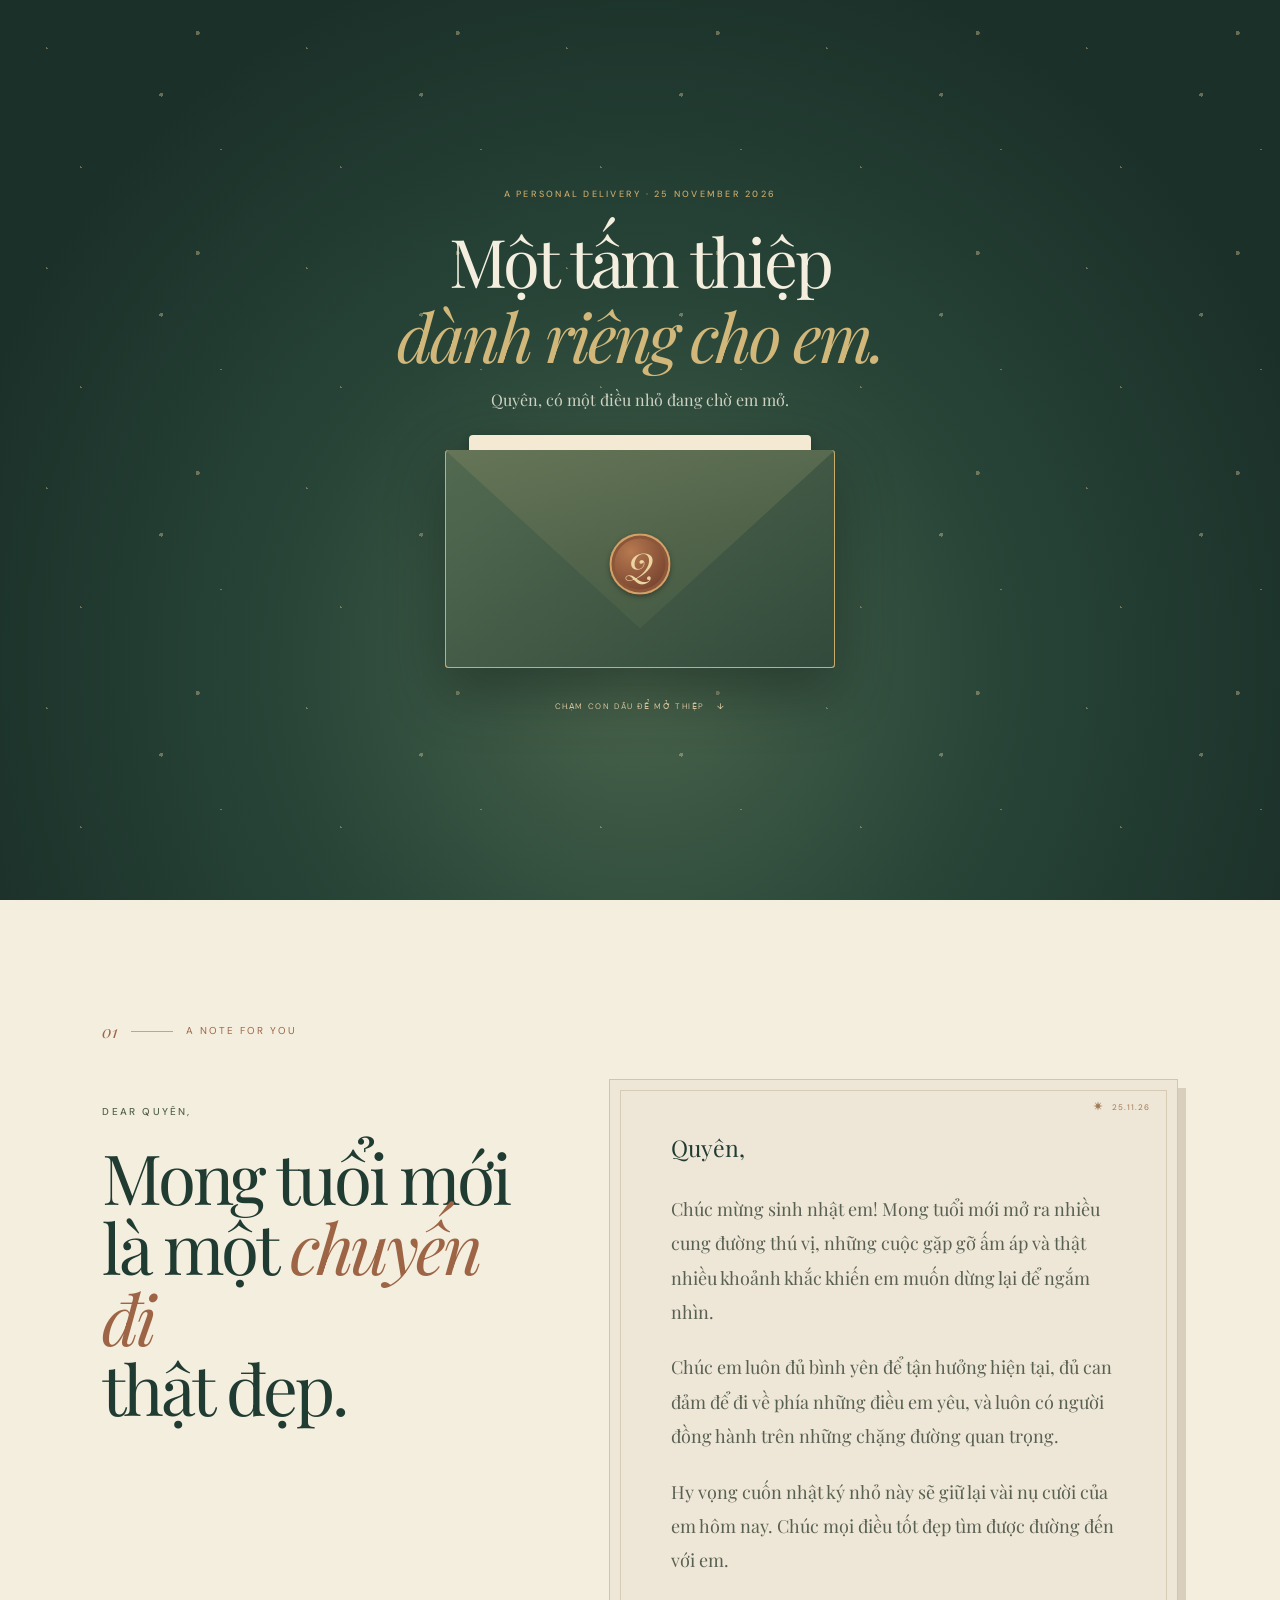
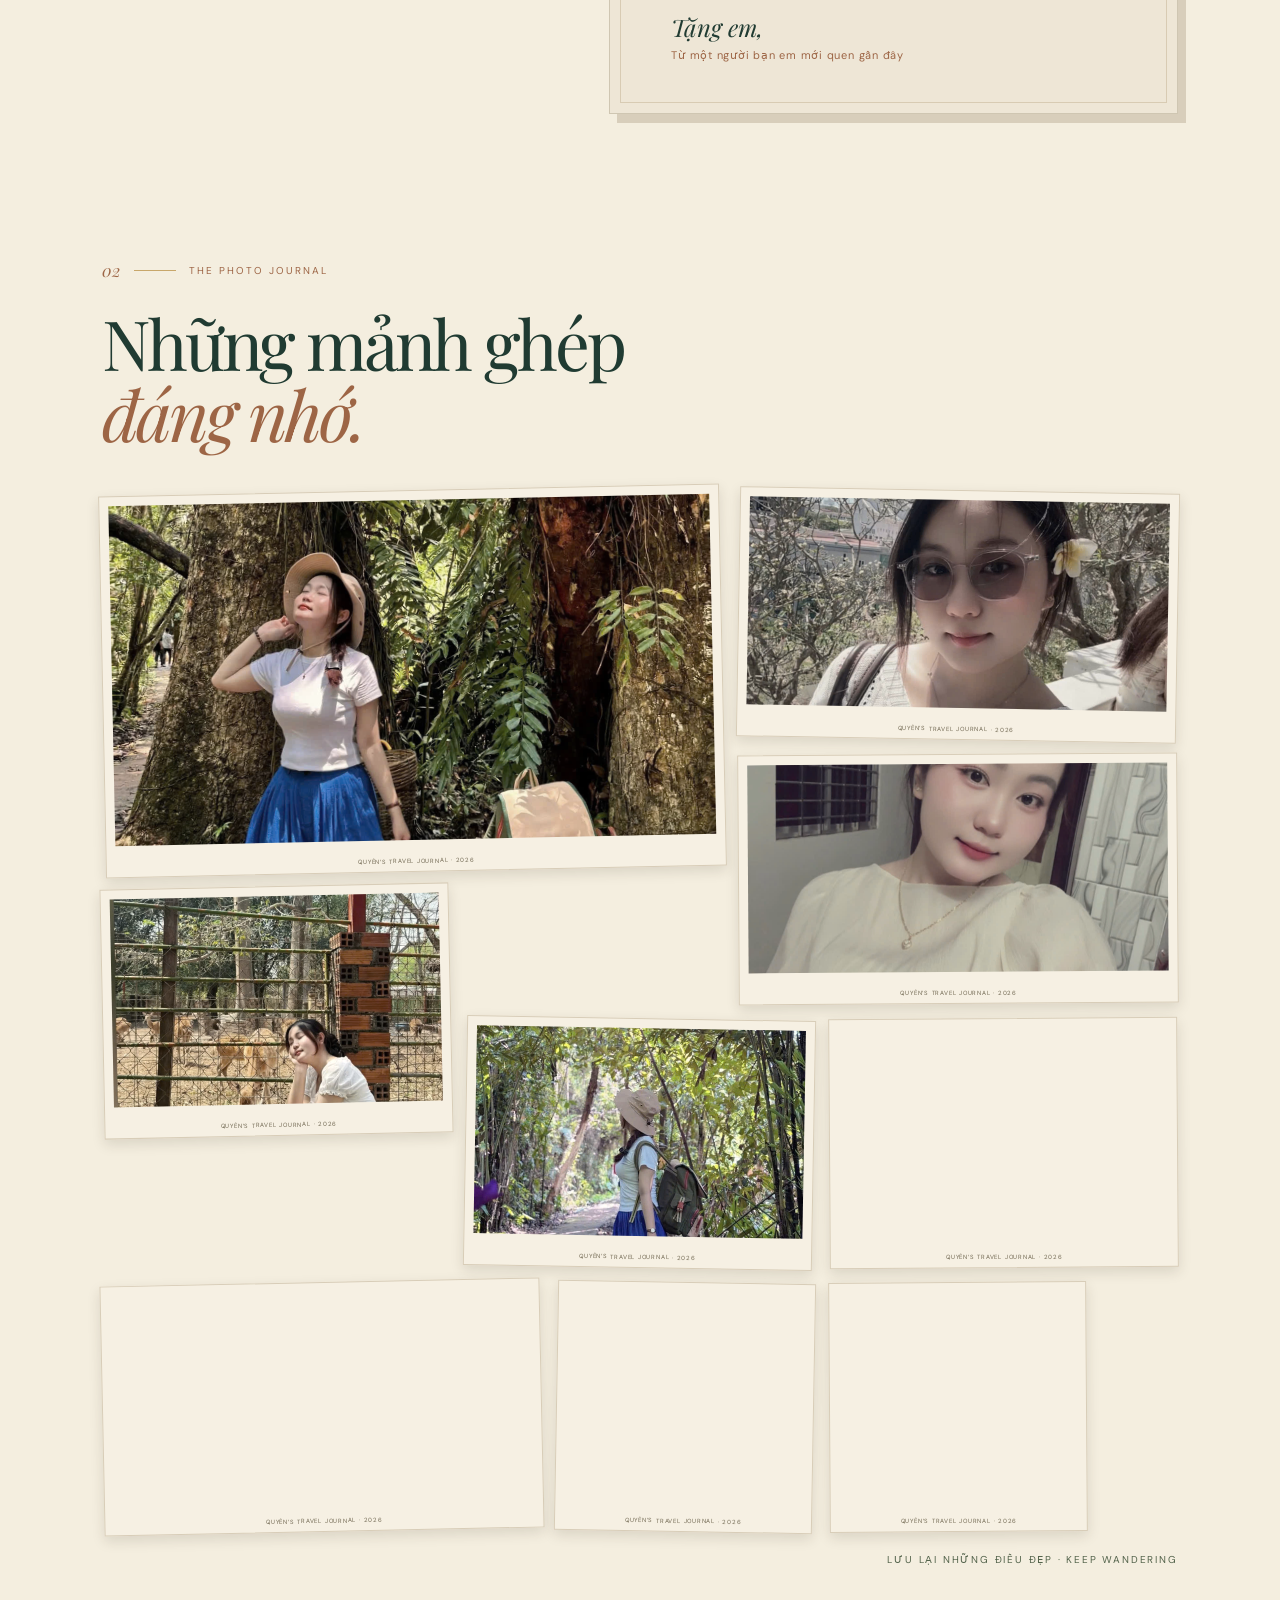
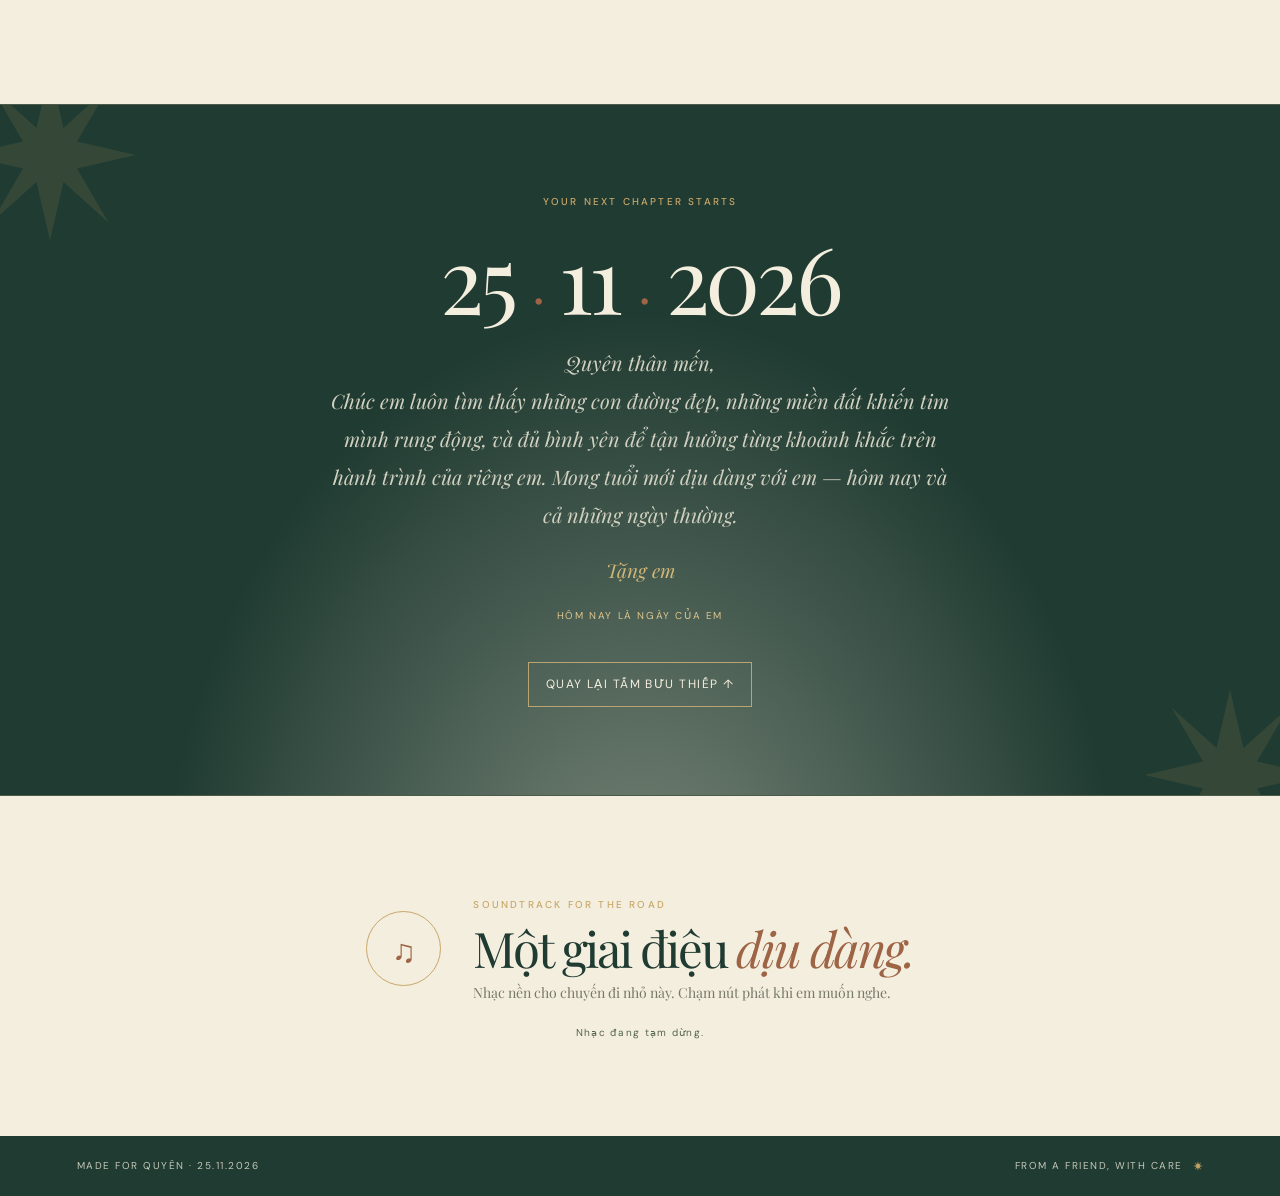
<file: index.html>
<!doctype html>
<html lang="vi">
<head>
  <meta charset="utf-8">
  <meta name="viewport" content="width=device-width, initial-scale=1">
  <meta name="theme-color" content="#283b32">
  <meta name="description" content="Một chuyến đi nhỏ qua những kỷ niệm đẹp, dành tặng Quyên nhân ngày sinh nhật 25.11.2026.">
  <title>Quyên — Một chuyến đi tuổi mới</title>
  <link rel="icon" href="./assets/flower.svg" type="image/svg+xml">
  <link rel="preconnect" href="https://fonts.googleapis.com">
  <link rel="preconnect" href="https://fonts.gstatic.com" crossorigin>
  <link href="https://fonts.googleapis.com/css2?family=DM+Sans:wght@400;500;600&family=Playfair+Display:ital,wght@0,400;0,500;1,400;1,500&display=swap" rel="stylesheet">
  <link rel="stylesheet" href="./css/style.css?v=mobile-grid-1">
  <script src="./js/main.js?v=mobile-grid-1" defer></script>
</head>
<body>
  <section class="envelope-gate" id="envelopeGate" aria-labelledby="gateTitle">
    <div class="gate-sky" aria-hidden="true"></div>
    <div class="gate-copy"><p class="eyebrow">A PERSONAL DELIVERY · 25 NOVEMBER 2026</p><h1 id="gateTitle">Một tấm thiệp<br><em>dành riêng cho em.</em></h1><p>Quyên, có một điều nhỏ đang chờ em mở.</p></div>
    <button class="envelope-button" id="openCard" aria-label="Mở phong bì và xem thiệp sinh nhật">
      <span class="envelope-back"></span><span class="letter-peek"><span>FOR QUYÊN</span><b>25 · 11 · 2026</b></span><span class="envelope-front"></span><span class="envelope-flap"></span><span class="wax-seal" aria-hidden="true">Q</span>
    </button>
    <p class="gate-hint">CHẠM CON DẤU ĐỂ MỞ THIỆP <span aria-hidden="true">↓</span></p>
  </section>
  <div class="ambient-dust" aria-hidden="true"></div>
  <div class="grain" aria-hidden="true"></div>
  <header class="topbar" inert>
    <a class="brand" href="#home" aria-label="Về đầu trang"><svg class="ornament-icon brand-mark" viewBox="0 0 40 40" aria-hidden="true"><path d="M20 1 23 14 33 5 26 17 39 20 26 23 33 35 23 26 20 39 17 26 7 35 14 23 1 20 14 17 7 5 17 14Z"/></svg> POSTCARD No. 25</a>
    <nav aria-label="Điều hướng"><a href="#letter">Lời nhắn</a><a href="#memories">Hành trình</a></nav>
    <button class="music-toggle" id="musicToggle" aria-pressed="false"><span aria-hidden="true">♫</span><span id="musicLabel">Bật nhạc</span></button>
  </header>

  <main id="home" tabindex="-1" inert>
    <section class="hero">
      <div class="hero-copy">
        <p class="eyebrow"><span></span> A DAY WORTH REMEMBERING · 25 NOV 2026</p>
        <h1>Happy<br>Birthday,<br><em>Quyên.</em></h1>
        <p class="hero-subtitle">Một tấm bưu thiếp gửi đến cô gái đang bắt đầu chương mới của riêng mình.</p>
        <a class="primary-btn" href="#letter">Mở lá thư <span aria-hidden="true">↘</span></a>
        <div class="hero-meta"><span>FROM A FRIEND</span><span class="meta-line"></span><span>WITH WARM WISHES</span></div>
      </div>
      <div class="hero-art">
        <div class="sun-disc" aria-hidden="true"></div>
        <figure class="cover-photo">
          <img src="./assets/photos/quyen-01.jpg" alt="Quyên — tấm ảnh bìa của cuốn nhật ký sinh nhật" fetchpriority="high">
          <figcaption><span>25° NOVEMBER</span><span><svg class="ornament-icon" viewBox="0 0 40 40" aria-hidden="true"><path d="M20 1 23 14 33 5 26 17 39 20 26 23 33 35 23 26 20 39 17 26 7 35 14 23 1 20 14 17 7 5 17 14Z"/></svg></span><span>A MEMORY TO KEEP</span></figcaption>
        </figure>
        <div class="postmark" aria-hidden="true">SPECIAL<br>DELIVERY<div>Q</div>2026</div>
        <span class="coordinate" aria-hidden="true">10°46' N / A NEW CHAPTER</span>
      </div>
      <a class="scroll-cue" href="#letter">SCROLL TO EXPLORE <span>↓</span></a>
    </section>

    <section class="letter-section section-wrap" id="letter">
      <div class="section-kicker"><span>01</span><span class="rule"></span><span>A NOTE FOR YOU</span></div>
      <div class="letter-layout">
        <div class="letter-heading"><p class="eyebrow">DEAR QUYÊN,</p><h2>Mong tuổi mới<br>là một <em>chuyến đi</em><br>thật đẹp.</h2></div>
        <article class="letter-card">
          <div class="letter-stamp"><svg class="ornament-icon" viewBox="0 0 40 40" aria-hidden="true"><path d="M20 1 23 14 33 5 26 17 39 20 26 23 33 35 23 26 20 39 17 26 7 35 14 23 1 20 14 17 7 5 17 14Z"/></svg> &nbsp; 25.11.26</div>
          <p>Quyên,</p>
          <p>Chúc mừng sinh nhật em! Mong tuổi mới mở ra nhiều cung đường thú vị, những cuộc gặp gỡ ấm áp và thật nhiều khoảnh khắc khiến em muốn dừng lại để ngắm nhìn.</p>
          <p>Chúc em luôn đủ bình yên để tận hưởng hiện tại, đủ can đảm để đi về phía những điều em yêu, và luôn có người đồng hành trên những chặng đường quan trọng.</p>
          <p>Hy vọng cuốn nhật ký nhỏ này sẽ giữ lại vài nụ cười của em hôm nay. Chúc mọi điều tốt đẹp tìm được đường đến với em.</p>
          <div class="signature">Tặng em,<span>Từ một người bạn em mới quen gần đây</span></div>
        </article>
      </div>
    </section>

    <section class="memories-section section-wrap" id="memories">
      <div class="gallery-head">
        <div><div class="section-kicker"><span>02</span><span class="rule"></span><span>THE PHOTO JOURNAL</span></div><h2>Những mảnh ghép<br><em>đáng nhớ.</em></h2></div>
      </div>
      <div class="memory-grid">
        <button class="memory memory-01" data-full="./assets/photos/quyen-01.jpg" aria-label="Mở ảnh 1"><img src="./assets/photos/quyen-01.jpg" alt="Khoảnh khắc 1 của Quyên" loading="lazy" decoding="async"></button>
        <button class="memory memory-02" data-full="./assets/photos/quyen-02.jpg" aria-label="Mở ảnh 2"><img src="./assets/photos/quyen-02.jpg" alt="Khoảnh khắc 2 của Quyên" loading="lazy" decoding="async"></button>
        <button class="memory memory-03" data-full="./assets/photos/quyen-03.jpg" aria-label="Mở ảnh 3"><img src="./assets/photos/quyen-03.jpg" alt="Khoảnh khắc 3 của Quyên" loading="lazy" decoding="async"></button>
        <button class="memory memory-04" data-full="./assets/photos/quyen-04.jpg" aria-label="Mở ảnh 4"><img src="./assets/photos/quyen-04.jpg" alt="Khoảnh khắc 4 của Quyên" loading="lazy" decoding="async"></button>
        <button class="memory memory-05" data-full="./assets/photos/quyen-05.jpg" aria-label="Mở ảnh 5"><img src="./assets/photos/quyen-05.jpg" alt="Khoảnh khắc 5 của Quyên" loading="lazy" decoding="async"></button>
        <button class="memory memory-06" data-full="./assets/photos/quyen-06.jpg" aria-label="Mở ảnh 6"><img src="./assets/photos/quyen-06.jpg" alt="Khoảnh khắc 6 của Quyên" loading="lazy" decoding="async"></button>
        <button class="memory memory-07" data-full="./assets/photos/quyen-07.jpg" aria-label="Mở ảnh 7"><img src="./assets/photos/quyen-07.jpg" alt="Khoảnh khắc 7 của Quyên" loading="lazy" decoding="async"></button>
        <button class="memory memory-08" data-full="./assets/photos/quyen-08.jpg" aria-label="Mở ảnh 8"><img src="./assets/photos/quyen-08.jpg" alt="Khoảnh khắc 8 của Quyên" loading="lazy" decoding="async"></button>
        <button class="memory memory-09" data-full="./assets/photos/quyen-09.jpg" aria-label="Mở ảnh 9"><img src="./assets/photos/quyen-09.jpg" alt="Khoảnh khắc 9 của Quyên" loading="lazy" decoding="async"></button>
      </div>
      <p class="gallery-foot">LƯU LẠI NHỮNG ĐIỀU ĐẸP · KEEP WANDERING</p>
    </section>

    <section class="birthday-section">
      <div class="birthday-inner closing-letter">
        <p class="eyebrow">YOUR NEXT CHAPTER STARTS</p>
        <h2>25 <span>·</span> 11 <span>·</span> 2026</h2>
        <p>Quyên thân mến,<br>Chúc em luôn tìm thấy những con đường đẹp, những miền đất khiến tim mình rung động, và đủ bình yên để tận hưởng từng khoảnh khắc trên hành trình của riêng em. Mong tuổi mới dịu dàng với em — hôm nay và cả những ngày thường.<br><span class="closing-signature">Tặng em</span></p>
        <div class="countdown" id="countdown" aria-live="polite"></div>
        <a class="outline-btn" href="#home">Quay lại tấm bưu thiếp ↑</a>
      </div>
      <svg class="birthday-star star-left" viewBox="0 0 40 40" aria-hidden="true"><path d="M20 1 23 14 33 5 26 17 39 20 26 23 33 35 23 26 20 39 17 26 7 35 14 23 1 20 14 17 7 5 17 14Z"/></svg><svg class="birthday-star star-right" viewBox="0 0 40 40" aria-hidden="true"><path d="M20 1 23 14 33 5 26 17 39 20 26 23 33 35 23 26 20 39 17 26 7 35 14 23 1 20 14 17 7 5 17 14Z"/></svg>
    </section>

    <section class="music-section section-wrap" id="music">
      <div class="music-note"><span class="music-glyph">♫</span><div><p class="eyebrow">SOUNDTRACK FOR THE ROAD</p><h2>Một giai điệu <em>dịu dàng.</em></h2><p>Nhạc nền cho chuyến đi nhỏ này. Chạm nút phát khi em muốn nghe.</p></div></div>
      <audio id="birthdayMusic" src="./assets/music/birthday.mp3" loop preload="none"></audio>
      <p class="audio-status" id="audioStatus" aria-live="polite">Nhạc đang tạm dừng.</p>
    </section>
  </main>
  <footer inert><span>MADE FOR QUYÊN · 25.11.2026</span><span>FROM A FRIEND, WITH CARE <b><svg class="ornament-icon" viewBox="0 0 40 40" aria-hidden="true"><path d="M20 1 23 14 33 5 26 17 39 20 26 23 33 35 23 26 20 39 17 26 7 35 14 23 1 20 14 17 7 5 17 14Z"/></svg></b></span></footer>

  <dialog id="lightbox" class="lightbox" aria-label="Ảnh xem lớn"><button class="dialog-close" id="closeLightbox" aria-label="Đóng ảnh">×</button><button class="lightbox-nav lightbox-prev" id="previousPhoto" aria-label="Ảnh trước">←</button><img id="lightboxImage" alt=""><button class="lightbox-nav lightbox-next" id="nextPhoto" aria-label="Ảnh tiếp theo">→</button><p id="lightboxCaption"></p><p class="lightbox-counter" id="lightboxCounter"></p></dialog>
  <p class="audio-notice" id="audioNotice" role="status" aria-live="polite" aria-atomic="true" hidden></p>
</body>
</html>
</file>
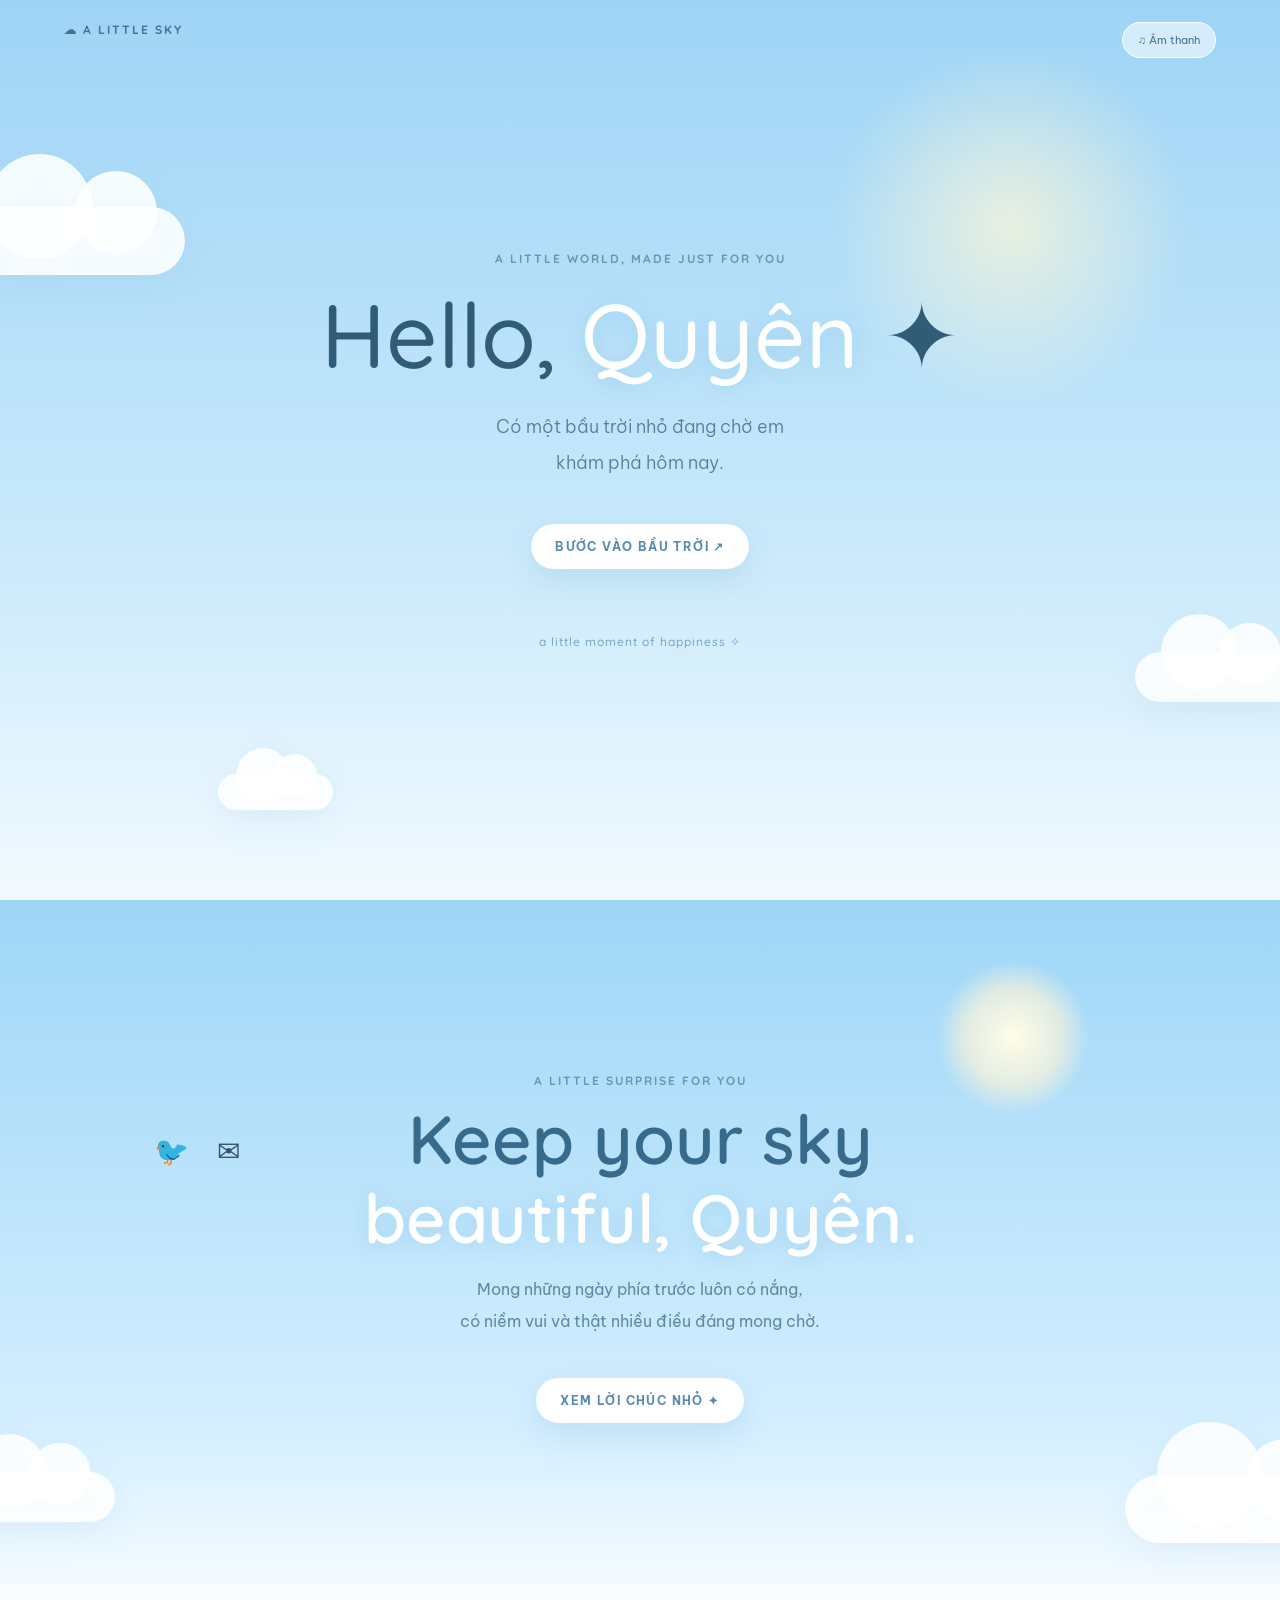
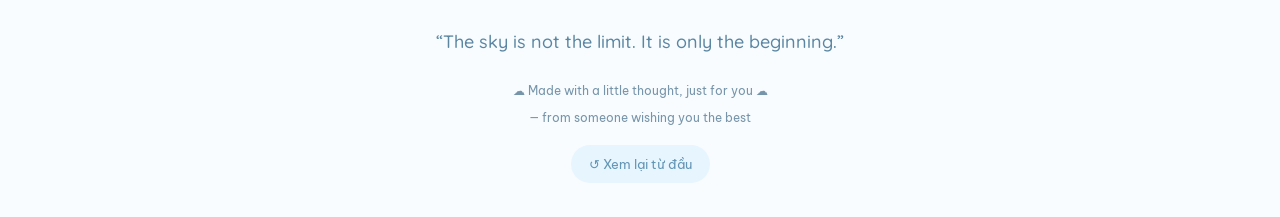
<file: sky/index.html>
<!doctype html>
<html lang="vi"><head><meta charset="utf-8"><meta name="viewport" content="width=device-width,initial-scale=1,viewport-fit=cover"><meta name="theme-color" content="#b9e2fb"><title>A Little Sky for Quyên ☁️</title><link rel="preconnect" href="https://fonts.googleapis.com"><link rel="preconnect" href="https://fonts.gstatic.com" crossorigin><link href="https://fonts.googleapis.com/css2?family=Be+Vietnam+Pro:wght@300;400;500;600;700&family=Quicksand:wght@400;500;600;700&display=swap" rel="stylesheet"><link rel="stylesheet" href="/sky/styles.css"></head><body><div class="sky-grain"></div><header class="topbar"><a class="brand" href="#home">☁ A LITTLE SKY</a><button class="sound-toggle" id="soundToggle">♫ <span id="soundLabel">Âm thanh</span></button></header><main><section class="screen hero active" id="home"><div class="sun-glow"></div><div class="cloud cloud-xl cloud-a"></div><div class="cloud cloud-lg cloud-b"></div><div class="cloud cloud-md cloud-c"></div><div class="hero-content"><p class="eyebrow">A LITTLE WORLD, MADE JUST FOR YOU</p><h1>Hello, <span>Quyên</span> ✦</h1><p class="hero-copy">Có một bầu trời nhỏ đang chờ em<br>khám phá hôm nay.</p><button class="primary-btn" id="enterBtn">BƯỚC VÀO BẦU TRỜI ↗</button><p class="scroll-hint">a little moment of happiness ✧</p></div></section><section class="screen explore" id="sky"><div class="section-heading"><p class="eyebrow">YOUR OWN LITTLE PLACE</p><h2>Chạm vào những<br><em>đám mây nhỏ</em></h2><p>Mỗi đám mây cất giữ một điều dễ thương.</p></div><div class="cloud-world"><button class="cloud-card c1" data-message="wish">☁️<b>Little wishes</b><small>Những lời chúc</small></button><button class="cloud-card c2" data-message="music">🎧<b>Music corner</b><small>Một chút giai điệu</small></button><button class="cloud-card c3" data-message="dream">🕊️<b>Dream big</b><small>Những điều đang chờ</small></button><span class="star s1">✦</span><span class="star s2">✧</span></div><button class="text-btn" data-go="messages">Tiếp tục hành trình →</button></section><section class="screen messages" id="messages"><div class="section-heading"><p class="eyebrow">A CLOUD FULL OF KINDNESS</p><h2>Một chút dịu dàng<br><em>dành cho em</em></h2><p>Nhấn vào từng tấm thiệp để mở lời nhắn nhé.</p></div><div class="wish-grid"><button class="wish-card" data-wish="w1">☀️<b>For sunny days</b><small>Những ngày rực rỡ</small></button><button class="wish-card" data-wish="w2">🌷<b>For little joys</b><small>Niềm vui bé xinh</small></button><button class="wish-card" data-wish="w3">🌈<b>For new beginnings</b><small>Những khởi đầu mới</small></button></div><button class="text-btn" data-go="final">Đi đến bất ngờ cuối cùng →</button></section><section class="screen final" id="final"><div class="final-sky"><div class="sun"></div><div class="cloud cloud-lg left"></div><div class="cloud cloud-xl right"></div><div class="flying">🐦　✉</div><div class="final-copy"><p class="eyebrow">A LITTLE SURPRISE FOR YOU</p><h2>Keep your sky<br><em>beautiful, Quyên.</em></h2><p>Mong những ngày phía trước luôn có nắng,<br>có niềm vui và thật nhiều điều đáng mong chờ.</p><button class="primary-btn" id="playStory">XEM LỜI CHÚC NHỎ ✦</button></div></div><div class="story" id="story"><button id="closeStory" class="x">×</button><div class="story-scene"><div class="story-sun"></div><div class="story-cloud a"></div><div class="story-cloud b"></div><div class="story-bird">🐦</div><div class="letter">✉</div><div class="story-text"><p class="eyebrow">A LITTLE NOTE FOR QUYÊN</p><h2 id="storyTitle">May your days<br>be filled with sunshine.</h2><p id="storyBody">May your heart stay light,<br>and may beautiful little surprises<br>find their way to you.</p></div><div class="progress"><i id="progress"></i></div></div><p class="story-caption">A tiny animated story, just for you.</p></div><footer class="ending"><p>“The sky is not the limit. It is only the beginning.”</p><span>☁ Made with a little thought, just for you ☁</span><small>— from someone wishing you the best</small><button class="restart-btn" id="restartBtn">↺ Xem lại từ đầu</button></footer></section></main><audio id="skyMusic" src="../assets/music/Nho Mai Chuyen Di Nay.mp3" loop preload="none"></audio><div class="modal" id="modal"><div class="modal-card"><button id="closeModal" class="x">×</button><div id="mi">☁️</div><p class="eyebrow" id="me">A LITTLE NOTE</p><h3 id="mt"></h3><p id="mb"></p><button class="modal-ok" id="okModal">Dễ thương quá! ☁</button></div></div><script src="/sky/app.js"></script></body></html>
</file>
<file: css/style.css>
:root{--forest:#283b32;--moss:#53634b;--paper:#f3eddf;--cream:#e8dfcd;--ink:#26352d;--muted:#777a69;--rust:#a85d3e;--gold:#bd9b61;--line:#cfc6b2;--serif:"Playfair Display",Georgia,serif;--sans:"DM Sans",Arial,sans-serif}
*{box-sizing:border-box}html{scroll-behavior:smooth;scroll-padding-top:84px}body{margin:0;background:var(--paper);color:var(--ink);font:15px/1.75 var(--sans);overflow-x:hidden}a{color:inherit;text-decoration:none}button{font:inherit;-webkit-tap-highlight-color:transparent}.grain{position:fixed;inset:0;z-index:8;pointer-events:none;opacity:.11;background-image:url("data:image/svg+xml,%3Csvg viewBox='0 0 180 180' xmlns='http://www.w3.org/2000/svg'%3E%3Cfilter id='n'%3E%3CfeTurbulence type='fractalNoise' baseFrequency='.8' numOctaves='3' stitchTiles='stitch'/%3E%3C/filter%3E%3Crect width='100%25' height='100%25' filter='url(%23n)' opacity='.25'/%3E%3C/svg%3E")}.topbar{height:70px;position:sticky;top:0;z-index:10;background:#f3eddfed;backdrop-filter:blur(14px);border-bottom:1px solid var(--line);display:flex;align-items:center;justify-content:space-between;padding:0 6vw}.brand{font:12px var(--sans);letter-spacing:.16em;color:var(--forest)}.brand-mark{color:var(--rust);font-size:17px;margin-right:6px}.topbar nav{display:flex;gap:32px;color:var(--muted);font-size:11px;letter-spacing:.13em;text-transform:uppercase}.topbar nav a:hover,.music-toggle:hover{color:var(--rust)}.music-toggle{border:1px solid var(--moss);border-radius:30px;background:transparent;color:var(--forest);padding:8px 14px;display:flex;gap:8px;align-items:center;font-size:10px;letter-spacing:.08em;cursor:pointer}.music-toggle span:first-child{font-size:17px}.music-toggle[aria-pressed=true] span:first-child{animation:pulse 1s infinite alternate}
.hero{min-height:calc(100svh - 70px);background:var(--forest);color:var(--paper);position:relative;display:grid;grid-template-columns:1fr 1fr;align-items:center;gap:7%;padding:55px 11vw 100px;overflow:hidden}.hero:before{content:"";position:absolute;inset:0;background:radial-gradient(ellipse at 75% 48%,#54624e99,transparent 45%);pointer-events:none}.hero-copy{position:relative;z-index:2}.eyebrow{font-size:9px;letter-spacing:.22em;color:var(--gold);font-weight:500;margin:0 0 20px}.hero-copy>.eyebrow{display:flex;align-items:center;gap:10px}.hero-copy>.eyebrow span{width:22px;height:1px;background:var(--gold)}h1,h2{font-family:var(--serif);font-weight:400;letter-spacing:-.045em;line-height:1.02;margin:0}h1{font-size:clamp(65px,8vw,112px);color:var(--paper)}h1 em,h2 em{font-weight:400;color:#c99267}.hero-subtitle{max-width:340px;color:#d2d1c1;font-family:var(--serif);font-size:17px;line-height:1.7;margin:28px 0 27px}.primary-btn{display:inline-flex;gap:35px;align-items:center;padding:13px 18px;background:var(--rust);color:#fff7eb;font-size:11px;letter-spacing:.08em}.primary-btn:hover{background:#bb7551}.hero-meta{display:flex;align-items:center;gap:12px;margin-top:50px;color:#b5b9a9;font-size:8px;letter-spacing:.17em}.meta-line{height:1px;width:32px;background:#8a927d}.hero-art{min-height:530px;position:relative;display:grid;place-items:center}.sun-disc{position:absolute;width:min(34vw,420px);aspect-ratio:1;border-radius:50%;background:#bd9b6133;right:0;top:8%}.cover-photo{width:min(74%,380px);height:470px;position:relative;margin:0;padding:10px 10px 47px;background:#e8dfcd;transform:rotate(2deg);box-shadow:0 24px 65px #101a1450;z-index:1}.cover-photo:before{content:"";position:absolute;inset:5px;border:1px solid #a8946a;pointer-events:none;z-index:1}.cover-photo img{width:100%;height:100%;display:block;object-fit:cover;filter:saturate(.83) contrast(.97)}.cover-photo figcaption{position:absolute;bottom:11px;left:20px;right:20px;display:flex;justify-content:space-between;align-items:center;color:var(--forest);font:8px var(--sans);letter-spacing:.15em}.cover-photo figcaption span:nth-child(2){color:var(--rust);font-size:16px}.postmark{position:absolute;right:-4%;top:10%;width:92px;height:92px;border:1px dashed #c9a673;border-radius:50%;color:#dabf92;display:grid;place-content:center;text-align:center;font-size:8px;letter-spacing:.11em;line-height:1.5;transform:rotate(12deg);z-index:2}.postmark div{font:italic 28px var(--serif)}.coordinate{position:absolute;bottom:6%;right:-4%;font-size:8px;letter-spacing:.16em;color:#c4c8b9;transform:rotate(-90deg);transform-origin:right}.scroll-cue{position:absolute;bottom:28px;left:11vw;font-size:8px;letter-spacing:.2em;color:#c4c8b9}.scroll-cue span{color:var(--gold);margin-left:12px}
.section-wrap{width:min(1080px,84%);margin-inline:auto}.letter-section{padding:120px 0 130px}.section-kicker{display:flex;align-items:center;gap:13px;color:var(--rust);font-size:9px;letter-spacing:.2em}.section-kicker>span:first-child{font:italic 17px var(--serif);letter-spacing:0}.rule{width:42px;height:1px;background:var(--gold)}.letter-layout{display:grid;grid-template-columns:.9fr 1.1fr;gap:11%;align-items:start;margin-top:37px}.letter-heading{padding-top:24px}.letter-heading .eyebrow{color:var(--moss)}.letter-heading h2,.gallery-head h2,.music-note h2{font-size:clamp(42px,5.4vw,70px);color:var(--forest)}.letter-heading h2 em,.gallery-head h2 em,.music-note h2 em{color:var(--rust)}.letter-card{position:relative;background:#eee6d6;padding:48px clamp(28px,5vw,64px);border:1px solid var(--line);box-shadow:8px 9px 0 #d8cebb}.letter-card:before{content:"";position:absolute;inset:10px;border:1px solid #d8cbb3;pointer-events:none}.letter-card p{position:relative;color:#586052;font:16px/1.95 var(--serif)}.letter-card p:first-of-type{font-size:20px;color:var(--forest)}.letter-stamp{position:absolute;right:27px;top:20px;color:#a07853;font-size:8px;letter-spacing:.12em}.signature{position:relative;margin-top:28px;color:var(--forest);font:italic 22px var(--serif)}.signature span{display:block;margin-top:5px;font:9px var(--sans);letter-spacing:.17em;text-transform:uppercase;color:var(--rust)}
.memories-section{padding:15px 0 125px}.gallery-head{display:flex;align-items:end;justify-content:space-between;margin-bottom:42px}.gallery-head h2{margin-top:26px}.gallery-intro{width:230px;color:var(--muted);font:15px/1.8 var(--serif);margin:0 0 7px}.memory-grid{display:grid;grid-template-columns:repeat(12,minmax(0,1fr));grid-auto-rows:118px;gap:14px}.memory{position:relative;overflow:hidden;border:0;padding:0;background:#d7cfbd;cursor:zoom-in;text-align:left;color:white}.memory img{width:100%;height:100%;display:block;object-fit:cover;filter:saturate(.78);transition:transform .65s,filter .4s}.memory:hover img{transform:scale(1.045);filter:saturate(.98)}.memory:after{content:"";position:absolute;inset:45% 0 0;background:linear-gradient(transparent,#17231fc9)}.memory-01{grid-column:span 7;grid-row:span 3}.memory-02,.memory-03{grid-column:span 5;grid-row:span 2}.memory-04,.memory-05,.memory-06{grid-column:span 4;grid-row:span 2}.memory-07{grid-column:span 5;grid-row:span 2}.memory-08,.memory-09{grid-column:span 3;grid-row:span 2}.gallery-foot{text-align:right;margin-top:19px;color:var(--moss);font-size:8px;letter-spacing:.18em}
.birthday-section{position:relative;overflow:hidden;background:var(--cream);border-block:1px solid var(--line);padding:88px 6vw;text-align:center}.birthday-inner{position:relative;z-index:1}.birthday-section h2{font-size:clamp(48px,8vw,92px);color:var(--forest);margin:8px 0 14px}.birthday-section h2 span{color:var(--rust);font-size:.55em}.birthday-section p:not(.eyebrow){color:var(--muted);font:16px var(--serif);margin:0 0 25px}.countdown{min-height:30px;margin:10px 0 25px;color:var(--rust);font-size:10px;letter-spacing:.16em}.outline-btn{display:inline-block;border:1px solid var(--moss);padding:11px 17px;color:var(--forest);font-size:9px;letter-spacing:.12em;text-transform:uppercase}.outline-btn:hover{background:var(--forest);color:var(--paper)}.birthday-star{position:absolute;font-size:180px;color:#bd9b6122}.star-left{left:-40px;top:-40px}.star-right{right:-40px;bottom:-70px}
.music-section{padding:100px 0 95px}.music-note{display:flex;align-items:center;justify-content:center;gap:32px}.music-glyph{width:75px;height:75px;border-radius:50%;border:1px solid var(--gold);display:grid;place-items:center;color:var(--rust);font:32px var(--serif)}.music-note h2{font-size:clamp(32px,4vw,49px)}.music-note .eyebrow{margin-bottom:10px}.music-note p:last-child{color:var(--muted);font:14px var(--serif);margin:10px 0 0}.audio-status{text-align:center;color:var(--moss);font-size:9px;letter-spacing:.13em;margin:22px 0 0}
footer{display:flex;justify-content:space-between;padding:21px 6vw;background:var(--forest);color:#c4c8b9;font-size:8px;letter-spacing:.15em}footer b{color:var(--gold);margin-left:6px}
.lightbox{border:0;background:transparent;padding:0;max-width:min(92vw,1000px);max-height:92vh;overflow:visible;text-align:center}.lightbox::backdrop{background:#15201bd9;backdrop-filter:blur(5px)}.lightbox img{display:block;max-width:90vw;max-height:82vh;object-fit:contain;box-shadow:0 20px 80px #0008}.lightbox p{color:var(--paper);font-size:9px;letter-spacing:.19em}.dialog-close{position:absolute;right:-8px;top:-44px;border:0;background:transparent;color:white;font-size:34px;cursor:pointer}
@keyframes pulse{to{transform:scale(1.2);color:var(--rust)}}@media(min-width:1200px){.hero{padding-inline:14vw}.scroll-cue{left:14vw}}@media(max-width:760px){.topbar{height:62px;padding:0 5%}.brand{font-size:9px;letter-spacing:.1em}.topbar nav{gap:12px;font-size:8px}.music-toggle{padding:5px 8px;gap:4px;font-size:8px;white-space:nowrap}.music-toggle span:first-child{font-size:17px}.hero{min-height:auto;grid-template-columns:1fr;gap:0;padding:58px 8% 78px}.hero-copy{text-align:center}.hero-copy>.eyebrow{justify-content:center;font-size:7px;letter-spacing:.13em}.hero-copy h1{font-size:clamp(66px,18vw,94px)}.hero-subtitle{margin:20px auto 22px;font-size:15px;max-width:310px}.hero-meta{justify-content:center;margin-top:28px;font-size:7px}.hero-art{min-height:410px;margin-top:5px}.sun-disc{width:75vw;right:8%;top:8%}.cover-photo{width:66%;height:355px}.postmark{right:0;top:11%;width:75px;height:75px;font-size:7px}.postmark div{font-size:22px}.coordinate{right:-8%;bottom:4%;font-size:7px}.scroll-cue{left:8%;bottom:24px;font-size:7px}.section-wrap{width:86%}.letter-section{padding:80px 0}.letter-layout{grid-template-columns:1fr;gap:25px;margin-top:25px}.letter-heading{padding-top:0}.letter-heading h2,.gallery-head h2{font-size:47px}.letter-card{padding:42px 28px}.letter-card p{font-size:15px}.memories-section{padding:8px 0 80px}.gallery-head{display:block;margin-bottom:28px}.gallery-intro{width:auto;max-width:300px;margin:19px 0 0}.memory-grid{grid-template-columns:repeat(2,minmax(0,1fr));grid-auto-rows:115px;gap:9px}.memory-01{grid-column:span 2;grid-row:span 3}.memory-02,.memory-03{grid-column:span 1;grid-row:span 2}.memory-04,.memory-05,.memory-06{grid-column:span 1;grid-row:span 2}.memory-07{grid-column:span 2;grid-row:span 2}.memory-08,.memory-09{grid-column:span 1;grid-row:span 2}.memory-number{left:9px;bottom:9px;font-size:17px}.memory-caption{right:8px;bottom:10px;font-size:6px;letter-spacing:.1em}.birthday-section{padding:70px 6vw}.birthday-section h2{font-size:clamp(46px,12vw,70px)}.birthday-star{font-size:100px}.music-section{padding:70px 0}.music-note{gap:17px;align-items:flex-start}.music-glyph{width:53px;height:53px;font-size:25px;flex:none}.music-note h2{font-size:34px}.music-note .eyebrow{font-size:7px}.music-note p:last-child{font-size:13px}footer{padding:17px 5%;font-size:6px;letter-spacing:.1em}}@media(max-width:370px){.topbar nav{gap:8px}.topbar nav a{font-size:7px}.hero-art{min-height:360px}.cover-photo{height:315px}.memory-grid{grid-auto-rows:96px}.section-kicker{font-size:8px}}@media(prefers-reduced-motion:reduce){*,*::before,*::after{scroll-behavior:auto!important;animation-duration:.01ms!important;animation-iteration-count:1!important;transition-duration:.01ms!important}}
.audio-notice{position:fixed;z-index:1000;left:50%;bottom:calc(18px + env(safe-area-inset-bottom));transform:translateX(-50%);width:min(92vw,560px);box-sizing:border-box;margin:0;padding:13px 18px;border:1px solid #c3a66e;border-radius:3px;background:#283b32;color:#fff9eb;box-shadow:0 8px 28px #17231d55;text-align:center;font:500 13px/1.5 'DM Sans',sans-serif;letter-spacing:.01em}.audio-notice[hidden]{display:none}

/* Refined reading rhythm for the letter on wide and narrow screens. */
.letter-layout{grid-template-columns:minmax(0,.85fr) minmax(0,1.15fr);gap:8%;align-items:start}
.letter-card{max-width:660px;padding:clamp(36px,4vw,56px) clamp(30px,4.8vw,64px)}
.letter-card p{max-width:62ch;margin:0 0 1.2em;font-size:clamp(17px,1.45vw,19px);line-height:1.9}
.letter-card p:first-of-type{margin-bottom:1.15em;font-size:clamp(21px,1.8vw,23px);line-height:1.5}
.signature{margin-top:34px;font-size:24px}
.signature span{max-width:100%;font-size:11px;letter-spacing:.07em;text-transform:none}
.audio-notice{pointer-events:none}
@media(max-width:760px){
  .letter-layout{grid-template-columns:minmax(0,1fr);gap:22px}
  .letter-card{padding:42px clamp(24px,7vw,34px)}
  .letter-card p{font-size:17px;line-height:1.85}
  .letter-card p:first-of-type{font-size:20px;line-height:1.5}
  .signature span{font-size:10px;letter-spacing:.055em;line-height:1.6}
}

@media(max-width:370px){.topbar{padding-inline:4%}.brand{font-size:8px;letter-spacing:.04em}}

/* V2: a sealed travel letter opens into the original birthday journal. */
:root{--forest:#203b32;--paper:#f4eedf;--cream:#e9dfcc;--gold:#c8a76a;--rust:#9d6545}
.envelope-gate{position:fixed;inset:0;z-index:100;display:flex;flex-direction:column;align-items:center;justify-content:center;overflow:hidden;background:radial-gradient(ellipse at 50% 74%,#49634b 0,#284538 39%,#1b3029 78%);color:var(--paper);transition:opacity .9s ease,visibility .9s ease}
.envelope-gate[hidden]{display:none}
.gate-sky{position:absolute;inset:0;opacity:.35;background:radial-gradient(1px 1px at 18% 22%,#f6dca6 98%,transparent),radial-gradient(2px 2px at 76% 15%,#f6dca6 98%,transparent),radial-gradient(1px 1px at 85% 68%,#f6dca6 98%,transparent),radial-gradient(1px 1px at 31% 76%,#f6dca6 98%,transparent),radial-gradient(2px 2px at 62% 43%,#f6dca6 98%,transparent);background-size:260px 220px;animation:skyDrift 25s linear infinite}
.gate-copy{position:relative;text-align:center;z-index:1;margin:0 20px 25px}.gate-copy .eyebrow{font-size:9px;letter-spacing:.25em}.gate-copy h1{font-size:clamp(36px,6vw,67px);line-height:1.12}.gate-copy h1 em{color:#d1b779}.gate-copy>p:last-child{color:#d0d3c5;font:16px var(--serif);margin:16px 0 0}
.envelope-button{position:relative;width:min(390px,78vw);height:248px;border:0;background:none;cursor:pointer;perspective:900px;filter:drop-shadow(0 24px 28px #111b1770);transition:transform .35s ease;z-index:1}
.envelope-button:hover{transform:translateY(-6px)}.envelope-button:focus-visible{outline:2px solid #e6cf96;outline-offset:12px;border-radius:5px}
.envelope-back,.envelope-front,.envelope-flap,.letter-peek{position:absolute;inset:15px 0 15px;border-radius:4px}
.envelope-back{background:#b9a987;box-shadow:inset 0 0 0 1px #d7c8a7}
.letter-peek{inset:0 24px 56px;background:#f4ead4;color:var(--forest);display:flex;flex-direction:column;align-items:center;justify-content:center;font:10px var(--sans);letter-spacing:.2em;box-shadow:0 2px 8px #0003;transition:transform .9s ease;z-index:1}.letter-peek b{font:italic 22px var(--serif);letter-spacing:.06em;margin-top:8px}
.envelope-front{z-index:2;background:linear-gradient(145deg,#536a51,#324a3b);clip-path:polygon(0 0,50% 54%,100% 0,100% 100%,0 100%);box-shadow:inset 0 0 0 1px #c9ad6d}
.envelope-flap{z-index:3;inset:15px 0 auto;height:72%;background:linear-gradient(165deg,#667557,#405741);clip-path:polygon(0 0,100% 0,50% 100%);transform-origin:top;transition:transform .75s ease;backface-visibility:hidden}
.wax-seal{position:absolute;z-index:4;left:50%;top:52%;transform:translate(-50%,-50%);width:61px;height:61px;border-radius:50%;display:grid;place-items:center;background:radial-gradient(circle at 35% 30%,#b67950,#77432f 75%);color:#ead5a1;font:italic 34px var(--serif);box-shadow:0 2px 5px #1d241c88,inset 0 0 0 2px #d0a36b,inset 0 0 0 5px #8c5639;transition:opacity .35s,transform .45s}
.card-open .envelope-gate{opacity:0;visibility:hidden;pointer-events:none}.card-open .envelope-flap{transform:rotateX(180deg)}.card-open .letter-peek{transform:translateY(-105px) scale(1.03)}.card-open .wax-seal{opacity:0;transform:translate(-50%,-50%) scale(1.6)}
.gate-hint{position:relative;z-index:1;margin:16px 0 0;color:#d4c39b;font-size:8px;letter-spacing:.2em;animation:hint 1.6s ease-in-out infinite alternate}.gate-hint span{margin-left:8px;color:#f0dfb5}
.ambient-dust{position:fixed;inset:0;z-index:5;pointer-events:none;opacity:.3;background:radial-gradient(2px 2px at 10% 24%,#e1c88e 98%,transparent),radial-gradient(1px 1px at 82% 35%,#fff2cf 98%,transparent),radial-gradient(1px 1px at 70% 82%,#e1c88e 98%,transparent),radial-gradient(2px 2px at 24% 73%,#fff2cf 98%,transparent);background-size:280px 320px;animation:dustFloat 32s linear infinite}
.confetti-burst{position:fixed;z-index:120;top:48%;left:50%;pointer-events:none}.confetti-burst i{position:absolute;width:6px;height:10px;border-radius:1px;background:#d0b06d;animation:confetti 1.8s cubic-bezier(.12,.65,.25,1) var(--delay) forwards;transform:rotate(var(--turn))}
.music-toggle{transition:background .2s,color .2s,transform .2s}.music-toggle[aria-pressed=true]{background:var(--forest);color:var(--paper)}.music-toggle:focus-visible,.primary-btn:focus-visible,.outline-btn:focus-visible,.memory:focus-visible,.dialog-close:focus-visible,.lightbox-nav:focus-visible{outline:3px solid var(--gold);outline-offset:4px}
.hero{isolation:isolate}.hero:after{content:"";position:absolute;inset:-15%;z-index:-1;background:radial-gradient(ellipse at 70% 30%,#bd9b6120,transparent 35%),radial-gradient(ellipse at 15% 85%,#7a86602b,transparent 34%);animation:heroGlow 11s ease-in-out infinite alternate}.cover-photo{transition:transform .8s cubic-bezier(.2,.7,.2,1),box-shadow .8s}.cover-photo:hover{transform:rotate(0deg) translateY(-7px);box-shadow:0 32px 75px #101a1465}
.memory{overflow:visible;background:#f6f0e3;padding:9px 9px 31px;box-shadow:0 5px 13px #30271921;border:1px solid #d8cdb8;transition:transform .35s,box-shadow .35s;isolation:isolate}.memory img{height:100%;filter:saturate(.78) sepia(.08);transition:transform .5s,filter .5s}.memory:after{content:"";inset:auto 8px 9px;height:15px;background:transparent}.memory:before{content:"✳  ·  QUYÊN'S TRAVEL JOURNAL  ·  2026";position:absolute;z-index:2;bottom:6px;left:0;right:0;text-align:center;color:#706751;font:6px var(--sans);letter-spacing:.13em}.memory:nth-child(3n+1){transform:rotate(-1.2deg)}.memory:nth-child(3n+2){transform:rotate(1deg)}.memory:nth-child(3n){transform:rotate(-.4deg)}.memory:hover{z-index:3;transform:rotate(0) translateY(-8px) scale(1.025);box-shadow:0 16px 30px #30271930}.memory:hover img{transform:scale(1.025);filter:saturate(1)}
.memory-01{grid-column:span 7;grid-row:span 3}.memory-02,.memory-03{grid-column:span 5;grid-row:span 2}.memory-04,.memory-05,.memory-06{grid-column:span 4;grid-row:span 2}.memory-07{grid-column:span 5;grid-row:span 2}.memory-08,.memory-09{grid-column:span 3;grid-row:span 2}
.will-reveal{opacity:0;transform:translateY(22px);transition:opacity .75s ease,transform .75s cubic-bezier(.2,.7,.2,1)}.will-reveal.is-visible{opacity:1;transform:translateY(0)}.memory.will-reveal:nth-child(3n+1){transform:translateY(22px) rotate(-1.2deg)}.memory.will-reveal:nth-child(3n+2){transform:translateY(22px) rotate(1deg)}.memory.will-reveal:nth-child(3n){transform:translateY(22px) rotate(-.4deg)}.memory.will-reveal.is-visible:nth-child(3n+1){transform:rotate(-1.2deg)}.memory.will-reveal.is-visible:nth-child(3n+2){transform:rotate(1deg)}.memory.will-reveal.is-visible:nth-child(3n){transform:rotate(-.4deg)}
.closing-letter{max-width:760px;margin-inline:auto}.closing-letter>p:not(.eyebrow){max-width:620px;margin:20px auto;color:#e8dfcc;font:italic 20px/1.9 var(--serif)}.closing-signature{display:block;margin-top:20px;color:#d1b779;font:italic 19px/1.7 var(--serif)}.birthday-section{background:radial-gradient(ellipse at 50% 120%,#fff6e266,transparent 53%),var(--forest);border-color:#4c5b49}.birthday-section h2{color:var(--paper)}.birthday-section p:not(.eyebrow){color:#d2d1c1}.birthday-section .countdown{color:#ddc58e}.birthday-section .outline-btn{border-color:#b9a574;color:var(--paper)}.birthday-section .outline-btn:hover{background:#d0b06d;color:var(--forest)}
.lightbox-nav{position:fixed;top:50%;transform:translateY(-50%);border:1px solid #f3eddf77;background:#203b32bb;color:#f8f0dc;width:45px;height:45px;border-radius:50%;font-size:22px;cursor:pointer}.lightbox-prev{left:clamp(12px,4vw,55px)}.lightbox-next{right:clamp(12px,4vw,55px)}.lightbox-counter{margin:0!important;color:#d4c39b!important}
main:focus{outline:none}
@keyframes skyDrift{to{background-position:150px 110px}}@keyframes dustFloat{to{background-position:80px -140px}}@keyframes heroGlow{to{transform:translateY(-2%) scale(1.03);opacity:.7}}@keyframes hint{to{transform:translateY(4px);opacity:.65}}@keyframes confetti{to{transform:translate(var(--drift),48vh) rotate(calc(var(--turn) + 500deg));opacity:0}}
@media(max-width:760px){.gate-copy{margin-bottom:22px}.gate-copy .eyebrow{font-size:7px;letter-spacing:.16em}.gate-copy>p:last-child{font-size:14px}.envelope-button{height:216px;width:min(350px,82vw)}.envelope-back,.envelope-front,.envelope-flap{inset-block:14px}.letter-peek{inset:0 20px 49px}.memory{padding:6px 6px 25px}.memory-01{grid-column:span 2;grid-row:span 3}.memory-02,.memory-03,.memory-04,.memory-05,.memory-06{grid-column:span 1;grid-row:span 2}.memory-07{grid-column:span 2;grid-row:span 2}.memory-08,.memory-09{grid-column:span 1;grid-row:span 2}.memory:before{font-size:5px;letter-spacing:.06em}.closing-letter>p:not(.eyebrow){font-size:17px;line-height:1.8}.lightbox-nav{top:auto;bottom:calc(15px + env(safe-area-inset-bottom));width:42px;height:42px}.lightbox-prev{left:calc(50% - 55px)}.lightbox-next{right:calc(50% - 55px)}.lightbox p{margin-top:12px}.lightbox-counter{margin-bottom:60px!important}}
@media(prefers-reduced-motion:reduce){.envelope-gate,.envelope-flap,.letter-peek,.wax-seal,.ambient-dust,.gate-sky,.gate-hint,.cover-photo,.will-reveal,.confetti-burst i{animation:none!important;transition:none!important}.will-reveal,.memory.will-reveal{opacity:1;transform:none}.memory.will-reveal.is-visible:nth-child(n){transform:none}}

/* Stable vector ornaments and a balanced two-column phone album. */
.ornament-icon{display:inline-block;width:1em;height:1em;fill:currentColor;vertical-align:-.12em;flex:none}.brand-mark{width:17px;height:17px}.cover-photo figcaption .ornament-icon{width:15px;height:15px}.letter-stamp .ornament-icon{width:10px;height:10px}.birthday-star{width:1em;height:1em;fill:#bd9b6122}.memory:before{content:"QUYÊN’S TRAVEL JOURNAL · 2026"}
@media(max-width:760px){.memory-grid{grid-template-columns:repeat(2,minmax(0,1fr));grid-auto-rows:auto;align-items:stretch}.memory,.memory-01,.memory-02,.memory-03,.memory-04,.memory-05,.memory-06,.memory-07,.memory-08,.memory-09{grid-column:auto;grid-row:auto;aspect-ratio:.78;padding:6px 6px 25px}.memory-09{grid-column:1/-1;aspect-ratio:1.55}.memory img{min-height:0}.memory:before{font-size:clamp(5px,1.55vw,7px);letter-spacing:.08em}}

/* Readability pass: keep the postcard styling while making copy easier to read. */
body{font-size:17px}
.eyebrow,.section-kicker,.gallery-foot,.hero-meta,.cover-photo figcaption,.coordinate,.scroll-cue,.music-toggle,.audio-status,footer{font-size:10px}
.hero-subtitle{font-size:19px}
.primary-btn,.outline-btn,.music-toggle{font-size:12px}
.letter-card p{font-size:18px}
.signature span{font-size:11px}
@media(max-width:760px){body{font-size:16px}.hero-subtitle{font-size:18px}.eyebrow,.section-kicker,.gallery-foot,.hero-meta,.cover-photo figcaption,.coordinate,.scroll-cue,.audio-status{font-size:9px}.letter-card p{font-size:17px}.primary-btn,.outline-btn,.music-toggle{font-size:12px}}
</file>
<file: sky/styles.css>
*{box-sizing:border-box}:root{--ink:#35546b}body{margin:0;font-family:"Be Vietnam Pro",sans-serif;color:var(--ink);overflow-x:hidden;background:#e8f6ff}button{font:inherit;cursor:pointer;border:0}.sky-grain{position:fixed;inset:0;pointer-events:none;opacity:.08;background-image:radial-gradient(#fff 1px,transparent 1px);background-size:4px 4px}.topbar{position:absolute;z-index:10;top:0;width:100%;padding:22px 5vw;display:flex;justify-content:space-between}.brand{color:#47728e;text-decoration:none;font:700 12px Quicksand;letter-spacing:2px}.sound-toggle{background:#ffffff8c;border:1px solid white;border-radius:30px;padding:10px 15px;color:#47728e;font-size:11px}.screen{min-height:100svh;display:none;position:relative;overflow:hidden}.screen.active{display:flex;animation:fade .7s ease}@keyframes fade{from{opacity:0;transform:translateY(8px)}to{opacity:1;transform:none}}.hero{align-items:center;justify-content:center;text-align:center;background:linear-gradient(#9ed4f6,#c9e9fb 60%,#f2faff)}.hero-content{z-index:2;padding:24px}.sun-glow{position:absolute;width:360px;height:360px;right:7%;top:5%;border-radius:50%;background:radial-gradient(circle,#fff8d7b8,transparent 70%)}.eyebrow{font:700 10px Quicksand;letter-spacing:2.5px;color:#6797b7}.hero h1{font:500 clamp(48px,10vw,90px) Quicksand;color:#315c78;margin:12px}.hero h1 span{color:white;text-shadow:0 4px 20px #6aaedc55}.hero-copy{font-size:15px;line-height:2;color:#557d98;font-weight:300}.primary-btn{margin-top:25px;background:white;color:#568bb0;border-radius:30px;padding:15px 24px;box-shadow:0 12px 28px #5d9bc52b;font-size:10px;font-weight:700;letter-spacing:1.4px;transition:.2s}.primary-btn:hover{transform:translateY(-3px)}.scroll-hint{margin-top:65px;font:500 10px Quicksand;color:#78a4c0;letter-spacing:1px}.cloud{position:absolute;background:#ffffffe0;border-radius:100px;filter:drop-shadow(0 12px 15px #75b2d320);animation:drift 16s ease-in-out infinite alternate}.cloud:before,.cloud:after{content:"";position:absolute;background:inherit;border-radius:50%}.cloud-xl{width:230px;height:68px}.cloud-xl:before{width:105px;height:105px;left:32px;bottom:16px}.cloud-xl:after{width:82px;height:82px;right:28px;bottom:22px}.cloud-lg{width:170px;height:50px}.cloud-lg:before{width:76px;height:76px;left:26px;bottom:12px}.cloud-lg:after{width:62px;height:62px;right:24px;bottom:17px}.cloud-md{width:115px;height:36px}.cloud-md:before{width:54px;height:54px;left:18px;bottom:8px}.cloud-md:after{width:44px;height:44px;right:16px;bottom:12px}.cloud-a{left:-45px;top:23%}.cloud-b{right:-25px;bottom:22%}.cloud-c{left:17%;bottom:10%}.explore,.messages{flex-direction:column;align-items:center;justify-content:center;text-align:center;padding:110px 20px 50px;background:linear-gradient(#d9f0ff,#f6fbff)}.section-heading h2{font:600 clamp(32px,7vw,54px) Quicksand;line-height:1.2;color:#3c6a88;margin:12px}.section-heading h2 em{font-style:normal;color:#7bb9df}.section-heading p:last-child{font-size:13px;color:#7796aa}.cloud-world{width:min(650px,100%);height:330px;position:relative;margin:22px auto;background:radial-gradient(ellipse,#ffffffb0,transparent 68%)}.cloud-card{position:absolute;width:155px;height:130px;border-radius:50%;background:#ffffffdf;box-shadow:0 15px 40px #78b9df25;color:#527d99;display:flex;flex-direction:column;align-items:center;justify-content:center;gap:6px;animation:bob 4s infinite}.cloud-card b,.wish-card b{font:700 13px Quicksand}.cloud-card small,.wish-card small{font-size:10px;color:#8aa7b9}.c1{left:8%;top:35px}.c2{right:8%;top:50px;animation-delay:-1s}.c3{left:calc(50% - 77px);bottom:5px;animation-delay:-2s}.star{position:absolute;color:#f3c98d;font-size:22px;animation:twinkle 2s infinite alternate}.s1{left:30%;top:10%}.s2{right:27%;bottom:17%}.text-btn{background:transparent;color:#6598b8;font-size:12px;padding:12px}.wish-grid{display:grid;grid-template-columns:repeat(3,1fr);gap:14px;width:min(720px,100%);margin:35px auto}.wish-card{background:#ffffffd6;border:1px solid white;border-radius:22px;padding:25px 12px;min-height:145px;color:#527d99;display:flex;flex-direction:column;align-items:center;justify-content:center;gap:10px;box-shadow:0 12px 35px #75b6dc1b}.wish-card b{font:700 13px Quicksand}.wish-card small{font-size:10px;color:#8aa7b9}.final{display:block;background:#f8fcff}.final-sky{min-height:78svh;position:relative;display:flex;align-items:center;justify-content:center;text-align:center;overflow:hidden;background:linear-gradient(#9ed6f7,#d5efff 78%,#f4fbff)}.sun{position:absolute;right:15%;top:9%;width:150px;height:150px;border-radius:50%;background:radial-gradient(circle,#fffde7,#fff4d8a8 45%,transparent 72%)}.final-copy{z-index:2;padding:40px 20px}.final-copy h2{font:600 clamp(38px,8vw,68px) Quicksand;line-height:1.15;color:#376a8b;margin:10px}.final-copy h2 em{font-style:normal;color:white;text-shadow:0 2px 18px #69a8d344}.final-copy>p:not(.eyebrow){font-size:13px;line-height:2;color:#6289a3}.left{left:-55px;bottom:9%}.right{right:-75px;bottom:6%}.flying{position:absolute;top:23%;left:-100px;font-size:28px;animation:fly 14s linear infinite}.ending{text-align:center;padding:35px 20px 45px;color:#7795aa}.ending p{font:500 15px Quicksand;color:#5b86a2}.ending span,.ending small{display:block;font-size:10px;margin-top:12px}.restart-btn,.modal-ok{margin-top:20px;border-radius:24px;background:#e7f5ff;color:#6395b5;padding:11px 18px;font-size:11px}.modal,.story{position:fixed;z-index:60;inset:0;display:none;align-items:center;justify-content:center;background:#315c7866;backdrop-filter:blur(8px);padding:20px}.modal.open{display:flex}.modal-card{position:relative;width:min(390px,100%);background:white;border-radius:26px;padding:36px 26px;text-align:center}.modal-card h3{font:700 24px Quicksand;color:#477895}.modal-card>div{font-size:36px}.modal-card>p:not(.eyebrow){font-size:13px;line-height:1.9;color:#7895a8}.x{position:absolute;right:18px;top:12px;background:transparent;font-size:28px;color:#7da3bb}.story.open{display:flex;flex-direction:column;background:#b4dff8}.story-scene{position:relative;width:min(780px,100%);height:min(560px,72vh);min-height:410px;border-radius:25px;overflow:hidden;background:linear-gradient(#8fcdf3,#d9f0ff 75%,#fff8e8);box-shadow:0 20px 70px #4d94c133}.story-sun{position:absolute;right:15%;top:10%;width:120px;height:120px;border-radius:50%;background:#fff6d9;box-shadow:0 0 70px 30px #fff8d977}.story-cloud{position:absolute;background:#ffffffd9;border-radius:70px;width:210px;height:65px}.story-cloud:before,.story-cloud:after{content:"";position:absolute;background:inherit;border-radius:50%}.story-cloud:before{width:100px;height:100px;left:30px;bottom:15px}.story-cloud:after{width:75px;height:75px;right:28px;bottom:20px}.story-cloud.a{left:-40px;bottom:14%}.story-cloud.b{right:-50px;top:24%}.story-bird{position:absolute;left:10%;top:30%;font-size:34px;animation:bird 8s infinite}.letter{position:absolute;left:22%;top:38%;font-size:24px;color:white;background:#ffffff99;padding:8px;border-radius:8px;animation:bob 3s infinite}.story-text{position:absolute;inset:0;display:flex;align-items:center;justify-content:center;flex-direction:column;text-align:center;padding:25px}.story-text h2{font:600 clamp(27px,5vw,44px) Quicksand;color:#376a8b;line-height:1.2}.story-text>p:last-child{font-size:13px;line-height:2;color:#6289a3}.progress{position:absolute;bottom:0;left:0;width:100%;height:4px;background:#ffffff88}.progress i{display:block;width:0;height:100%;background:#6faed5}.story-caption{color:white;font:500 11px Quicksand;letter-spacing:1px}.story .x{z-index:3;right:28px;top:18px;color:#477895}@keyframes drift{to{transform:translateX(25px)}}@keyframes bob{50%{transform:translateY(-10px)}}@keyframes twinkle{to{opacity:.35;transform:scale(.75)}}@keyframes fly{to{left:110%;top:18%}}@keyframes bird{to{transform:translate(420px,-45px) scaleX(-1)}}@media(max-width:600px){.topbar{padding:17px 18px}.cloud-xl{transform:scale(.72)}.cloud-lg{transform:scale(.75)}.cloud-a{left:-70px}.cloud-b{right:-70px}.cloud-world{height:340px}.cloud-card{width:138px;height:118px}.c1{left:0}.c2{right:0}.c3{left:calc(50% - 69px)}.wish-grid{grid-template-columns:1fr;max-width:330px;gap:10px;margin:25px auto}.wish-card{min-height:95px;display:grid;grid-template-columns:55px 1fr;grid-template-rows:1fr 1fr;text-align:left;padding:14px 20px}.story{padding:12px}.story-scene{height:66vh;min-height:380px}.story-text>p:last-child{font-size:12px}}@media(prefers-reduced-motion:reduce){*,*:before,*:after{animation-duration:.01ms!important;animation-iteration-count:1!important;scroll-behavior:auto!important}}
.modal,.story{position:fixed;z-index:60;inset:0;display:none;align-items:center;justify-content:center;background:#315c7866;backdrop-filter:blur(8px);padding:20px}.modal.open{display:flex}.modal-card{position:relative;width:min(390px,100%);background:white;border-radius:26px;padding:36px 26px;text-align:center}.modal-card h3{font:700 24px Quicksand;color:#477895}.modal-card>div{font-size:36px}.modal-card>p:not(.eyebrow){font-size:13px;line-height:1.9;color:#7895a8}.x{position:absolute;right:18px;top:12px;background:transparent;font-size:28px;color:#7da3bb}.story.open{display:flex;flex-direction:column;background:#b4dff8}.story-scene{position:relative;width:min(780px,100%);height:min(560px,72vh);min-height:410px;border-radius:25px;overflow:hidden;background:linear-gradient(#8fcdf3,#d9f0ff 75%,#fff8e8);box-shadow:0 20px 70px #4d94c133}.story-sun{position:absolute;right:15%;top:10%;width:120px;height:120px;border-radius:50%;background:#fff6d9;box-shadow:0 0 70px 30px #fff8d977}.story-cloud{position:absolute;background:#ffffffd9;border-radius:70px;width:210px;height:65px}.story-cloud:before,.story-cloud:after{content:"";position:absolute;background:inherit;border-radius:50%}.story-cloud:before{width:100px;height:100px;left:30px;bottom:15px}.story-cloud:after{width:75px;height:75px;right:28px;bottom:20px}.story-cloud.a{left:-40px;bottom:14%}.story-cloud.b{right:-50px;top:24%}.story-bird{position:absolute;left:10%;top:30%;font-size:34px;animation:bird 8s infinite}.letter{position:absolute;left:22%;top:38%;font-size:24px;color:white;background:#ffffff99;padding:8px;border-radius:8px;animation:bob 3s infinite}.story-text{position:absolute;inset:0;display:flex;align-items:center;justify-content:center;flex-direction:column;text-align:center;padding:25px}.story-text h2{font:600 clamp(27px,5vw,44px) Quicksand;color:#376a8b;line-height:1.2}.story-text>p:last-child{font-size:13px;line-height:2;color:#6289a3}.progress{position:absolute;bottom:0;left:0;width:100%;height:4px;background:#ffffff88}.progress i{display:block;width:0;height:100%;background:#6faed5}.story-caption{color:white;font:500 11px Quicksand;letter-spacing:1px}.story .x{z-index:3;right:28px;top:18px;color:#477895}@keyframes bird{to{transform:translate(420px,-45px) scaleX(-1)}}
@media(max-width:600px){.story{padding:12px}.story-scene{height:66vh;min-height:380px}.story-text>p:last-child{font-size:12px}}

/* Readability and balanced final screen. */
.eyebrow{font-size:12px;letter-spacing:2px}
.hero-copy{font-size:18px}
.primary-btn{font-size:12px}
.scroll-hint{font-size:12px}
.section-heading p:last-child{font-size:16px}
.cloud-card b,.wish-card b{font-size:15px}
.cloud-card small,.wish-card small{font-size:12px}
.text-btn{font-size:14px}
.final{min-height:100svh}
.screen.final.active{display:block}
.final-sky{width:100%;min-height:76svh}
.final-copy>p:not(.eyebrow){font-size:16px}
.flying{left:12%;top:34%}
.ending{min-height:24svh;display:flex;flex-direction:column;align-items:center;justify-content:center;padding:28px 20px 34px}
.ending p{font-size:18px}
.ending span,.ending small{font-size:12px}
.restart-btn,.modal-ok{font-size:13px}
.modal-card>p:not(.eyebrow){font-size:15px}
@media(max-width:600px){.final-sky{min-height:70svh}.final-copy>p:not(.eyebrow){font-size:15px}.ending{min-height:30svh}.ending p{font-size:16px}}
</file>
